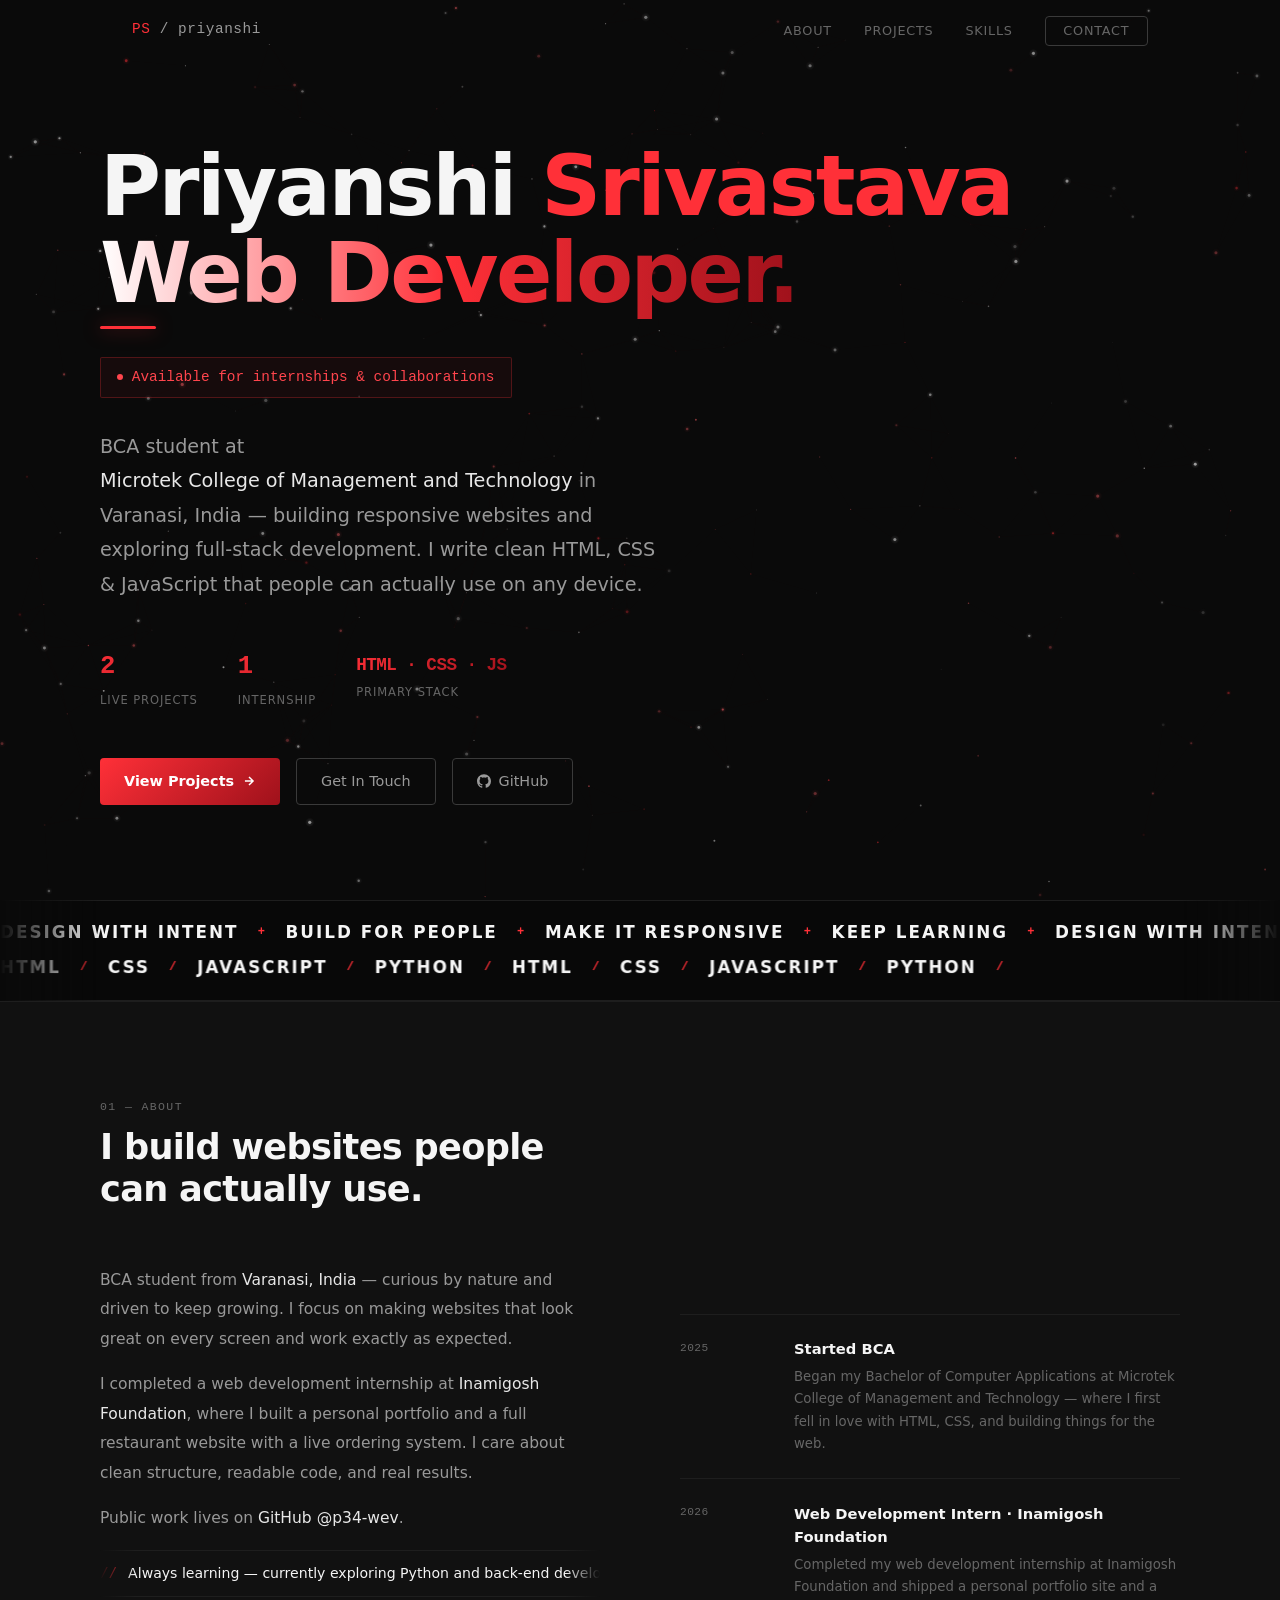
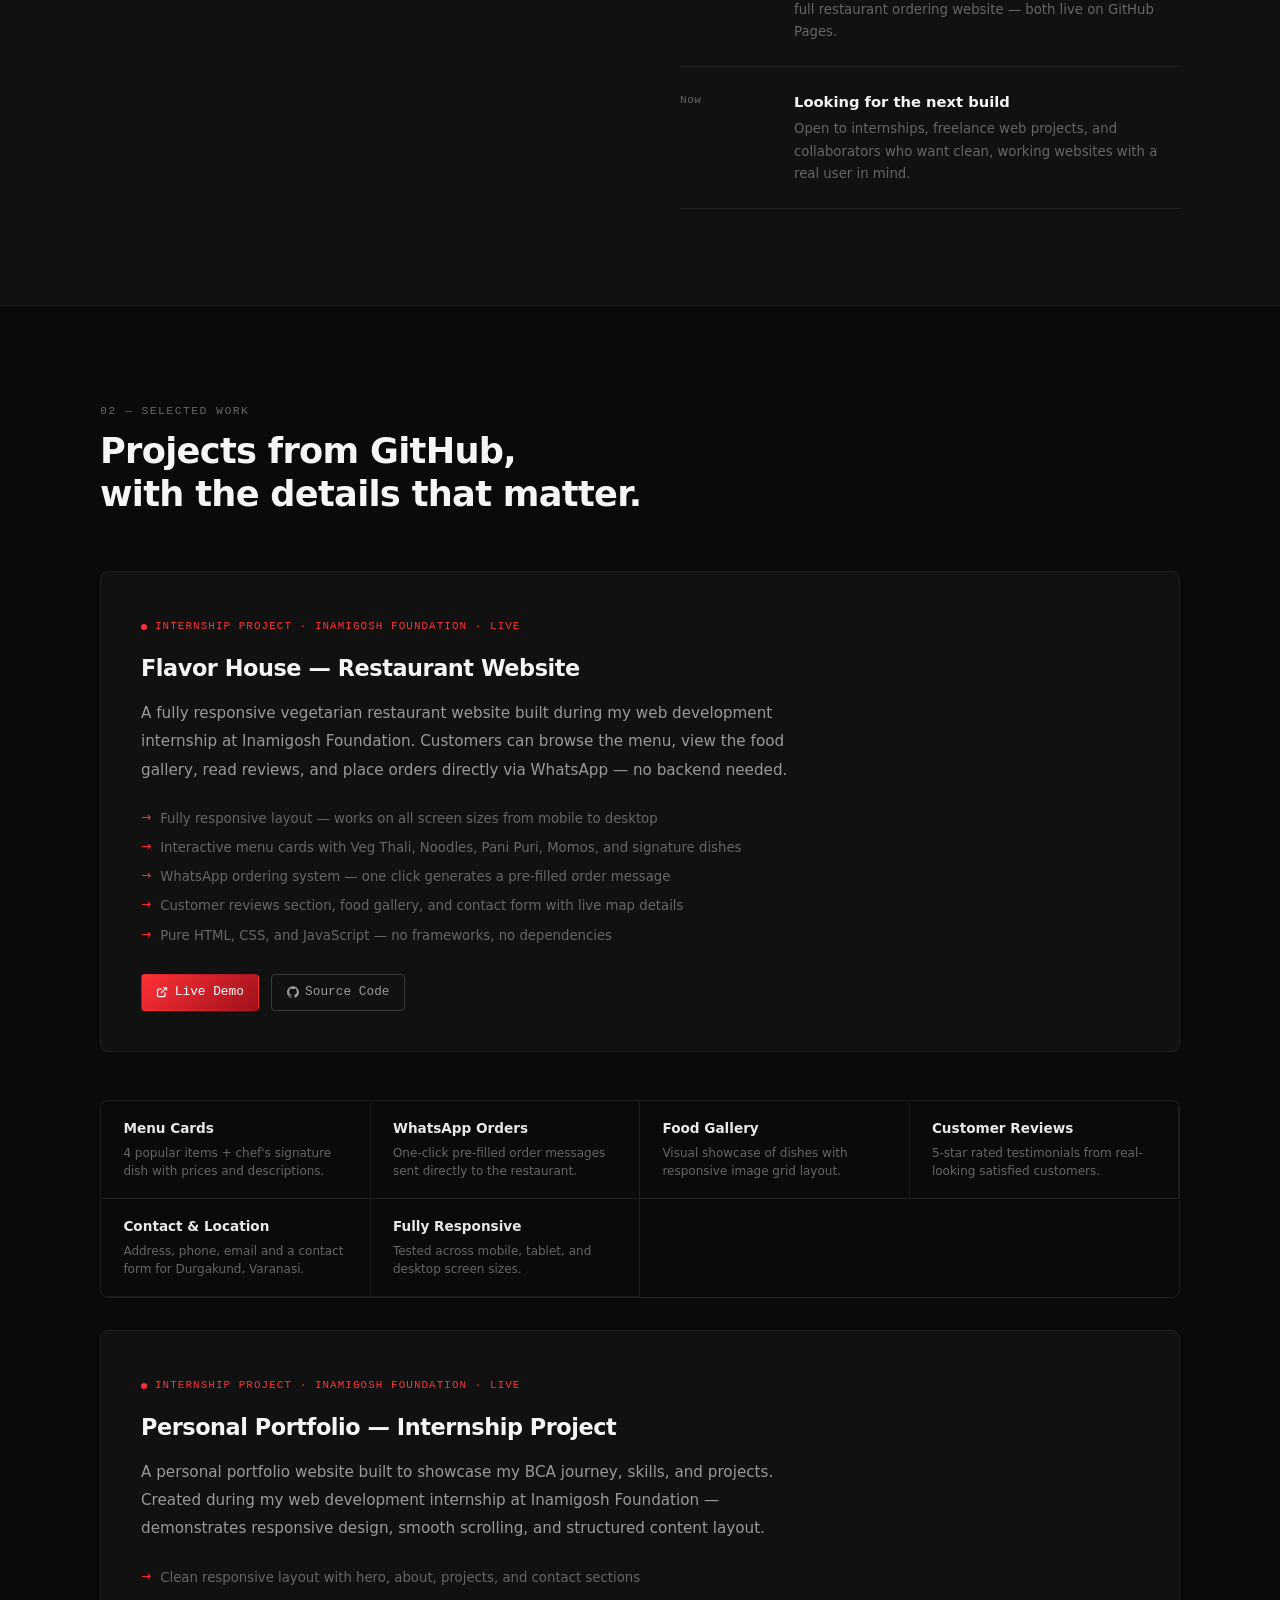
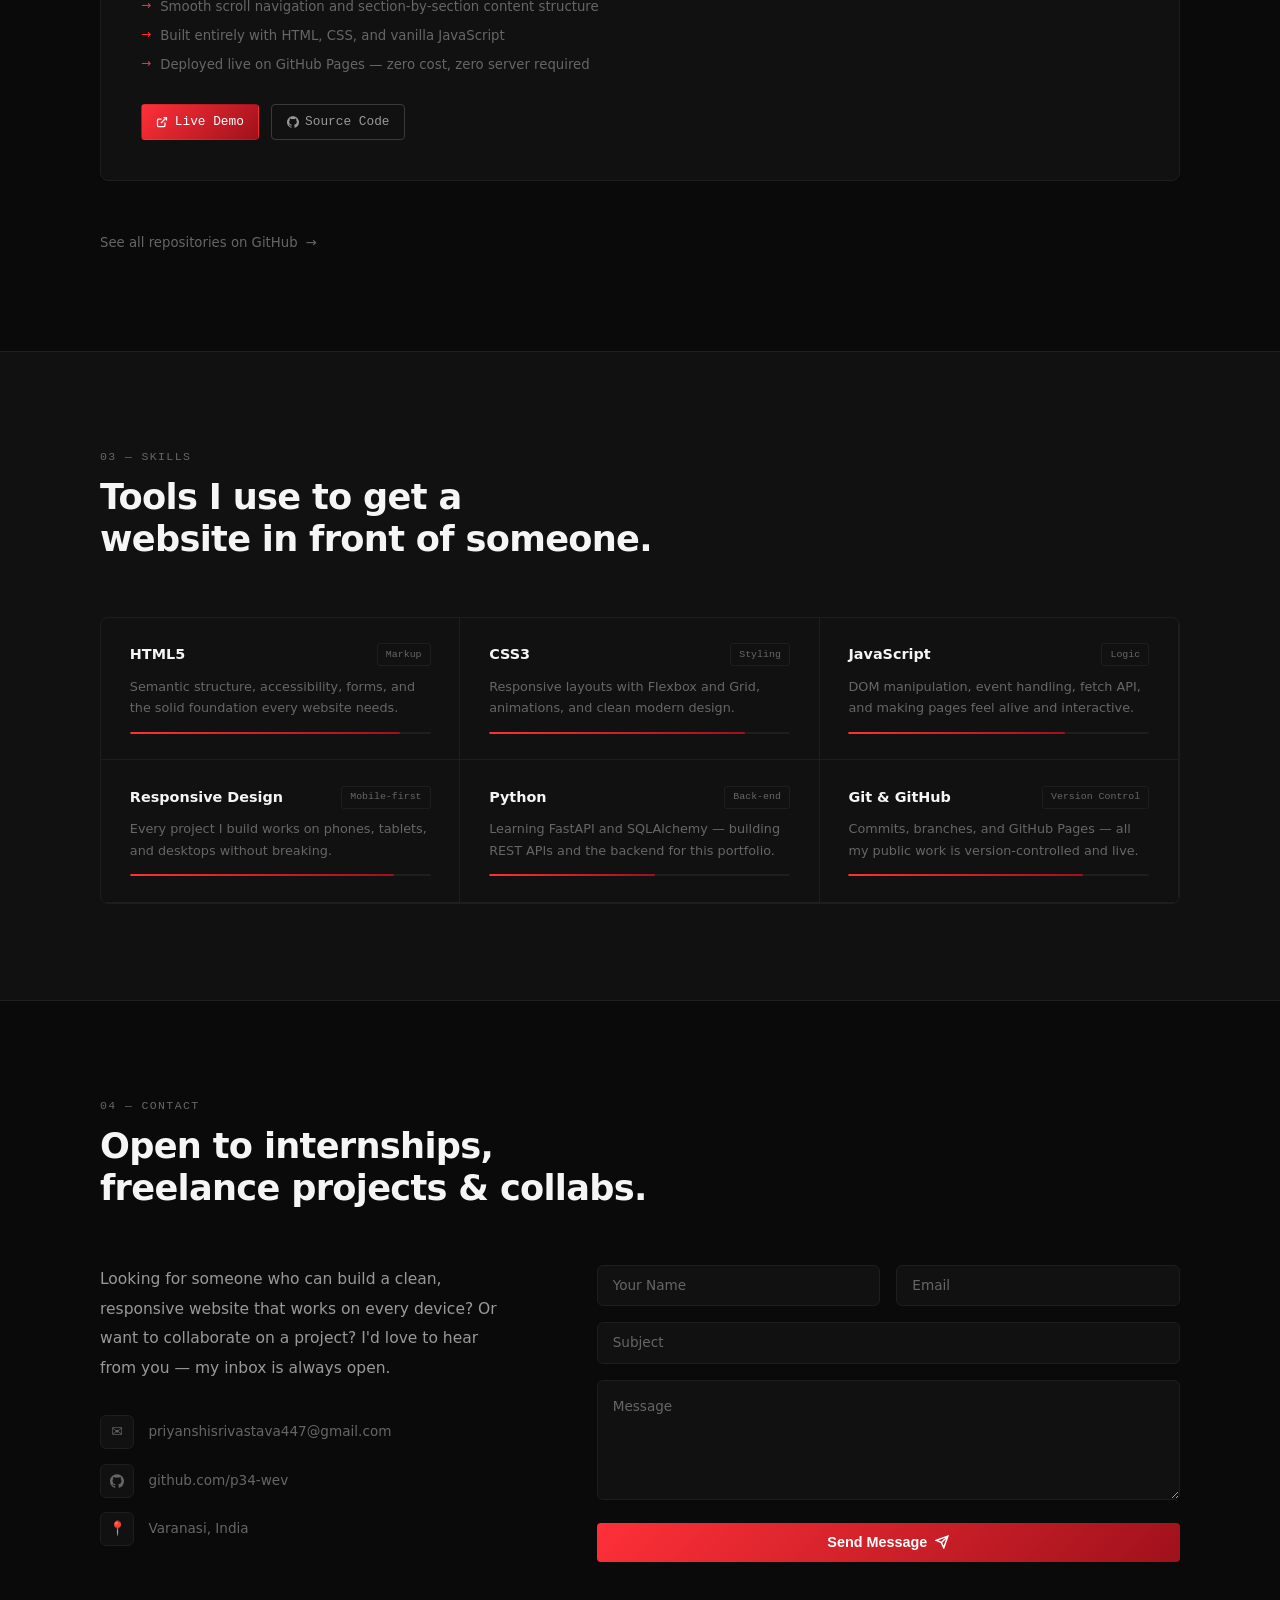
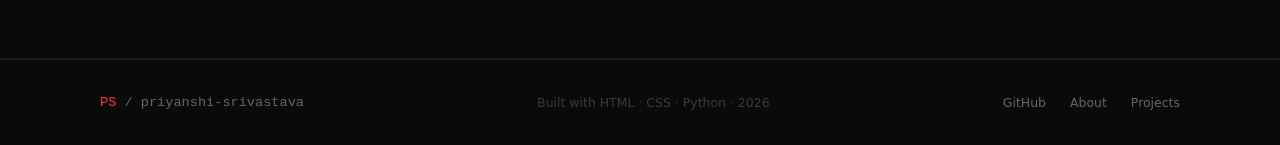
<file: index.html>
<!DOCTYPE html>
<html lang="en">

<head>
  <meta charset="UTF-8" />
  <meta name="viewport" content="width=device-width,initial-scale=1.0" />
  <title>Priyanshi Srivastava — Web Developer</title>
  <style>
    /* ─── TOKENS ─────────────────────────────────────────────── */
    :root {
      --bg: #0a0a0a;
      --bg2: #111111;
      --line: #1e1e1e;
      --dim: #3a3a3a;
      --muted: #666;
      --soft: #999;
      --text: #e8e8e8;
      --white: #f5f5f5;
      --accent: #ff3038;
      --accent2: #9f111b;
      --cyan: #ff6268;
      --green: #ff454d;
      --font: 'Inter', system-ui, -apple-system, sans-serif;
      --mono: 'JetBrains Mono', 'Fira Code', monospace;
      --ease: cubic-bezier(.25, .46, .45, .94);
    }

    /* ─── RESET ──────────────────────────────────────────────── */
    *,
    *::before,
    *::after {
      box-sizing: border-box;
      margin: 0;
      padding: 0
    }

    html {
      scroll-behavior: smooth;
      font-size: 16px
    }

    body {
      font-family: var(--font);
      background: var(--bg);
      color: var(--text);
      line-height: 1.6;
      overflow-x: hidden;
      -webkit-font-smoothing: antialiased;
    }

    a {
      color: inherit;
      text-decoration: none
    }

    ul,
    ol {
      list-style: none
    }

    img {
      max-width: 100%;
      display: block
    }

    ::selection {
      background: rgba(255, 48, 56, .28);
      color: var(--white)
    }

    ::-webkit-scrollbar {
      width: 3px
    }

    ::-webkit-scrollbar-track {
      background: var(--bg)
    }

    ::-webkit-scrollbar-thumb {
      background: var(--dim);
      border-radius: 3px
    }

    /* ─── CANVAS ─────────────────────────────────────────────── */
    #cv {
      position: fixed;
      inset: 0;
      z-index: 0;
      pointer-events: none;
      opacity: .7
    }

    /* ─── NAV ────────────────────────────────────────────────── */
    nav {
      position: fixed;
      top: 0;
      left: 0;
      right: 0;
      z-index: 100;
      border-bottom: 1px solid transparent;
      transition: border-color .4s, background .4s, backdrop-filter .4s;
    }

    nav.pinned {
      background: rgba(10, 10, 10, .9);
      backdrop-filter: blur(16px);
      border-color: var(--line);
    }

    .nav-wrap {
      max-width: 1080px;
      margin: 0 auto;
      padding: 0 2rem;
      height: 60px;
      display: flex;
      align-items: center;
      justify-content: space-between;
    }

    .logo {
      font-family: var(--mono);
      font-size: .9rem;
      font-weight: 500;
      color: var(--soft);
      letter-spacing: .04em;
    }

    .logo span {
      color: var(--accent)
    }

    .nav-links {
      display: flex;
      gap: 2rem;
      align-items: center
    }

    .nav-links a {
      font-size: .8rem;
      font-weight: 500;
      color: var(--muted);
      letter-spacing: .06em;
      text-transform: uppercase;
      transition: color .25s;
    }

    .nav-links a:hover {
      color: var(--text)
    }

    .nav-btn {
      font-size: .8rem;
      font-weight: 600;
      padding: .4rem 1.1rem;
      border-radius: 4px;
      border: 1px solid var(--dim);
      color: var(--text);
      transition: all .25s;
    }

    .nav-btn:hover {
      border-color: var(--accent);
      color: var(--accent)
    }

    .hamburger {
      display: none;
      flex-direction: column;
      gap: 4px;
      background: none;
      border: none;
      cursor: pointer;
      padding: 4px
    }

    .hamburger span {
      display: block;
      width: 20px;
      height: 1.5px;
      background: var(--muted);
      transition: .3s
    }

    .hamburger.open span:nth-child(1) {
      transform: rotate(45deg) translate(4px, 4px)
    }

    .hamburger.open span:nth-child(2) {
      opacity: 0
    }

    .hamburger.open span:nth-child(3) {
      transform: rotate(-45deg) translate(4px, -4px)
    }

    /* ─── HERO ───────────────────────────────────────────────── */
    .hero {
      min-height: 100vh;
      display: flex;
      align-items: center;
      position: relative;
      z-index: 1;
      padding: 8rem 2rem 5rem;
    }

    .hero-wrap {
      max-width: 1080px;
      margin: 0 auto;
      width: 100%;
      display: grid;
      grid-template-columns: 1fr;
      align-items: center;
      gap: 2rem;
    }

    .hero-copy {
      min-width: 0
    }

    .avail-pill {
      display: inline-flex;
      align-items: center;
      gap: .55rem;
      padding: .5rem 1rem;
      border-radius: 2px;
      border: 1px solid rgba(255, 48, 56, .25);
      background: rgba(255, 48, 56, .05);
      font-size: .9rem;
      font-family: var(--mono);
      color: var(--green);
      margin: .5rem 0 2rem;
      opacity: 0;
      animation: fadeUp .6s .55s var(--ease) forwards;
      transition: translate .25s var(--ease), background .25s, border-color .25s, box-shadow .25s;
    }

    .avail-pill:hover {
      translate: 0 -2px;
      border-color: var(--accent);
      background: rgba(255, 48, 56, .12);
      box-shadow: 0 0 20px rgba(255, 48, 56, .16);
    }

    .avail-pill:hover .avail-dot {
      box-shadow: 0 0 10px var(--green);
    }

    .avail-dot {
      width: 6px;
      height: 6px;
      border-radius: 50%;
      background: var(--green);
      animation: pulse 2s infinite;
    }

    @keyframes pulse {

      0%,
      100% {
        opacity: 1
      }

      50% {
        opacity: .3
      }
    }

    .hero-name {
      font-size: clamp(2.6rem, 7vw, 5.2rem);
      font-weight: 700;
      line-height: 1.05;
      letter-spacing: -.03em;
      color: var(--white);
      margin-bottom: 1.2rem;
      opacity: 0;
      animation: fadeUp .7s .35s var(--ease) forwards;
    }

    .hero-name .line2 {
      position: relative;
      display: block;
      width: max-content;
      max-width: 100%;
      color: var(--accent);
    }

    .hero-name .line2-text {
      background: linear-gradient(90deg, #fff, var(--accent), var(--accent2));
      -webkit-background-clip: text;
      -webkit-text-fill-color: transparent;
      background-clip: text;
    }

    .hero-name .line2::after {
      content: '';
      display: block;
      width: 3.5rem;
      height: 3px;
      margin-top: .55rem;
      border-radius: 2px;
      background: var(--accent);
      box-shadow: 0 0 18px rgba(255, 48, 56, .5);
    }

    .hero-name-track {
      display: inline-block;
    }

    .hero-name-moving {
      display: inline-block;
    }

    .hero-name-copy {
      white-space: nowrap;
      color: var(--white);
      font-size: clamp(2rem, 6.5vw, 5.2rem);
      font-weight: 800;
    }

    .hero-name-copy .name-surname {
      color: var(--accent);
    }

    .hero-sub {
      font-size: clamp(1rem, 2.5vw, 1.2rem);
      color: var(--soft);
      max-width: 560px;
      line-height: 1.8;
      margin-bottom: 2.8rem;
      opacity: 0;
      animation: fadeUp .7s .5s var(--ease) forwards;
    }

    .hero-sub strong {
      display: inline-block;
      color: var(--text);
      font-weight: 500;
      transition: color .25s, transform .25s var(--ease);
    }

    .hero-sub strong:hover {
      color: #ff777d;
      transform: translateY(-2px);
    }

    .meta-item {
      transition: transform .25s var(--ease)
    }

    .meta-item:hover {
      transform: translateY(-4px)
    }

    .hero-meta {
      display: flex;
      gap: 2.5rem;
      flex-wrap: wrap;
      margin-bottom: 3rem;
      opacity: 0;
      animation: fadeUp .7s .65s var(--ease) forwards;
    }

    .meta-item {
      display: flex;
      flex-direction: column;
      gap: .2rem
    }

    .meta-num {
      font-size: 1.6rem;
      font-weight: 700;
      color: var(--white);
      font-family: var(--mono);
      letter-spacing: -.03em;
      background: linear-gradient(135deg, var(--accent), var(--accent2));
      -webkit-background-clip: text;
      -webkit-text-fill-color: transparent;
      background-clip: text;
    }

    .meta-label {
      font-size: .72rem;
      color: var(--muted);
      text-transform: uppercase;
      letter-spacing: .08em
    }

    .hero-actions {
      display: flex;
      gap: 1rem;
      flex-wrap: wrap;
      opacity: 0;
      animation: fadeUp .7s .8s var(--ease) forwards;
    }

    .btn-primary {
      display: inline-flex;
      align-items: center;
      gap: .5rem;
      padding: .7rem 1.5rem;
      border-radius: 4px;
      background: linear-gradient(135deg, var(--accent), var(--accent2));
      color: #fff;
      font-weight: 600;
      font-size: .9rem;
      transition: opacity .25s, transform .25s;
    }

    .btn-primary:hover {
      opacity: .88;
      transform: translateY(-1px)
    }

    .btn-secondary {
      display: inline-flex;
      align-items: center;
      gap: .5rem;
      padding: .7rem 1.5rem;
      border-radius: 4px;
      border: 1px solid var(--dim);
      color: var(--soft);
      font-weight: 500;
      font-size: .9rem;
      transition: all .25s;
    }

    .btn-secondary:hover {
      border-color: var(--soft);
      color: var(--text)
    }

    /* ─── SCROLL MARQUEE ─────────────────────────────────────── */
    .marquee-band {
      position: relative;
      z-index: 1;
      overflow: hidden;
      padding: 1.15rem 0;
      border-top: 1px solid var(--line);
      border-bottom: 1px solid var(--line);
      background: #080808;
      mask-image: linear-gradient(90deg, transparent, #000 8%, #000 92%, transparent);
    }

    .marquee-lane {
      display: flex;
      overflow: hidden;
      white-space: nowrap;
    }

    .marquee-lane + .marquee-lane {
      margin-top: .5rem;
    }

    .marquee-track {
      display: flex;
      flex: 0 0 auto;
      align-items: center;
      gap: 1.2rem;
      min-width: max-content;
      animation: marquee 28s linear infinite;
      will-change: transform;
    }

    .marquee-lane:nth-child(2) .marquee-track {
      animation-duration: 36s;
      animation-direction: reverse;
    }

    .marquee-band.scrolling-up .marquee-track {
      animation-direction: reverse;
    }

    .marquee-band.scrolling-up .marquee-lane:nth-child(2) .marquee-track {
      animation-direction: normal;
    }

    .marquee-track span {
      color: var(--white);
      font-size: clamp(.85rem, 1.5vw, 1.05rem);
      font-weight: 700;
      letter-spacing: .12em;
      text-transform: uppercase;
    }

    .marquee-track .marquee-accent {
      color: var(--accent);
      font-family: var(--mono);
      font-size: .75rem;
    }

    @keyframes marquee {
      to { transform: translateX(-50%) }
    }

    @keyframes fadeUp {
      from {
        opacity: 0;
        transform: translateY(24px)
      }

      to {
        opacity: 1;
        transform: translateY(0)
      }
    }

    /* ─── SECTION BASE ───────────────────────────────────────── */
    section {
      position: relative;
      z-index: 1;
      padding: 6rem 2rem
    }

    .wrap {
      max-width: 1080px;
      margin: 0 auto
    }

    .sec-tag {
      font-family: var(--mono);
      font-size: .72rem;
      color: var(--muted);
      text-transform: uppercase;
      letter-spacing: .12em;
      display: block;
      margin-bottom: .6rem;
    }

    .sec-title {
      font-size: clamp(1.5rem, 4vw, 2.2rem);
      font-weight: 700;
      color: var(--white);
      letter-spacing: -.02em;
      margin-bottom: 3.5rem;
      line-height: 1.2;
    }

    /* ─── REVEAL ─────────────────────────────────────────────── */
    .rv {
      opacity: 0;
      transform: translateY(32px);
      transition: opacity .7s var(--ease), transform .7s var(--ease)
    }

    .rv.show {
      opacity: 1;
      transform: none
    }

    .rv-l {
      opacity: 0;
      transform: translateX(-32px);
      transition: opacity .7s var(--ease), transform .7s var(--ease)
    }

    .rv-l.show {
      opacity: 1;
      transform: none
    }

    .rv-r {
      opacity: 0;
      transform: translateX(32px);
      transition: opacity .7s var(--ease), transform .7s var(--ease)
    }

    .rv-r.show {
      opacity: 1;
      transform: none
    }

    .d1 {
      transition-delay: .1s
    }

    .d2 {
      transition-delay: .2s
    }

    .d3 {
      transition-delay: .3s
    }

    .d4 {
      transition-delay: .4s
    }

    /* ─── ABOUT ──────────────────────────────────────────────── */
    .about-section {
      background: var(--bg2);
      border-top: 1px solid var(--line);
      border-bottom: 1px solid var(--line)
    }

    .about-grid {
      display: grid;
      grid-template-columns: 1fr 1fr;
      gap: 5rem;
      align-items: start
    }

    .about-text {
      min-width: 0;
    }

    .about-text p {
      color: var(--soft);
      line-height: 1.9;
      margin-bottom: 1rem;
      font-size: .97rem
    }

    .about-text p strong {
      color: var(--text);
      font-weight: 500
    }

    .about-marquee {
      overflow: hidden;
      border-top: 1px solid var(--line);
      border-bottom: 1px solid var(--line);
      padding: .55rem 0;
      mask-image: linear-gradient(90deg, transparent, #000 7%, #000 93%, transparent);
    }

    .about-marquee-track {
      display: flex;
      width: max-content;
      animation: aboutMarquee 24s linear infinite;
      will-change: transform;
    }

    .about-marquee-track span {
      flex: 0 0 auto;
      padding-right: 2rem;
      color: var(--white);
      font-size: .88rem;
    }

    .about-marquee-track span::before {
      content: '//';
      margin-right: .7rem;
      color: var(--accent);
      font-family: var(--mono);
    }

    @keyframes aboutMarquee {
      to { transform: translateX(-50%) }
    }

    /* Timeline */
    .timeline {
      margin-top: 3rem;
      display: flex;
      flex-direction: column;
      gap: 0
    }

    .tl-item {
      display: grid;
      grid-template-columns: 90px 1fr;
      gap: 1.5rem;
      padding: 1.4rem 0;
      border-top: 1px solid var(--line);
      transition: background .2s;
    }

    .tl-item:last-child {
      border-bottom: 1px solid var(--line)
    }

    .tl-date {
      font-family: var(--mono);
      font-size: .7rem;
      color: var(--muted);
      padding-top: .15rem;
      letter-spacing: .04em
    }

    .tl-title {
      font-size: .92rem;
      font-weight: 600;
      color: var(--white);
      margin-bottom: .3rem
    }

    .tl-desc {
      font-size: .83rem;
      color: var(--muted);
      line-height: 1.7
    }

    /* ─── PROJECTS ───────────────────────────────────────────── */
    .proj-section {
      border-bottom: 1px solid var(--line)
    }

    .proj-featured {
      border: 1px solid var(--line);
      border-radius: 8px;
      padding: 2.5rem;
      margin-bottom: 3rem;
      background: var(--bg2);
      position: relative;
      overflow: hidden;
      transition: border-color .3s;
    }

    .proj-featured::before {
      content: '';
      position: absolute;
      top: 0;
      left: 0;
      right: 0;
      height: 1px;
      background: linear-gradient(90deg, var(--accent), var(--accent2));
      opacity: 0;
      transition: opacity .3s;
    }

    .proj-featured:hover {
      border-color: var(--dim)
    }

    .proj-featured:hover::before {
      opacity: 1
    }

    .proj-badge {
      display: inline-flex;
      align-items: center;
      gap: .5rem;
      font-family: var(--mono);
      font-size: .68rem;
      color: var(--accent);
      text-transform: uppercase;
      letter-spacing: .1em;
      margin-bottom: 1rem;
    }

    .proj-badge::before {
      content: '';
      width: 6px;
      height: 6px;
      border-radius: 50%;
      background: var(--accent)
    }

    .proj-title {
      font-size: 1.4rem;
      font-weight: 700;
      color: var(--white);
      margin-bottom: .75rem;
      letter-spacing: -.02em
    }

    .proj-desc {
      color: var(--soft);
      line-height: 1.85;
      font-size: .95rem;
      max-width: 680px;
      margin-bottom: 1.5rem
    }

    .proj-bullets {
      display: flex;
      flex-direction: column;
      gap: .5rem;
      margin-bottom: 1.75rem
    }

    .proj-bullets li {
      font-size: .83rem;
      color: var(--muted);
      padding-left: 1.2rem;
      position: relative;
    }

    .proj-bullets li::before {
      content: '→';
      position: absolute;
      left: 0;
      color: var(--accent);
      font-size: .75rem
    }

    .proj-links-row {
      display: flex;
      gap: .75rem;
      flex-wrap: wrap
    }

    .link-btn {
      display: inline-flex;
      align-items: center;
      gap: .4rem;
      font-size: .8rem;
      font-weight: 500;
      padding: .45rem .9rem;
      border-radius: 4px;
      border: 1px solid var(--dim);
      color: var(--soft);
      transition: all .25s;
      font-family: var(--mono);
    }

    .link-btn:hover {
      border-color: var(--accent);
      color: var(--accent)
    }

    .link-btn.primary {
      background: linear-gradient(135deg, var(--accent), var(--accent2));
      border-color: transparent;
      color: #fff;
    }

    .link-btn.primary:hover {
      opacity: .88
    }

    /* Module list */
    .module-grid {
      display: grid;
      grid-template-columns: repeat(auto-fill, minmax(240px, 1fr));
      gap: 0;
      border: 1px solid var(--line);
      border-radius: 8px;
      overflow: hidden;
      margin-bottom: 2rem
    }

    .module-item {
      padding: 1.1rem 1.4rem;
      border-bottom: 1px solid var(--line);
      border-right: 1px solid var(--line);
      transition: background .2s;
    }

    .module-item:hover {
      background: var(--bg2)
    }

    .mod-name {
      font-size: .85rem;
      font-weight: 600;
      color: var(--text);
      margin-bottom: .25rem
    }

    .mod-desc {
      font-size: .75rem;
      color: var(--muted);
      line-height: 1.5
    }

    .all-repos {
      display: inline-flex;
      align-items: center;
      gap: .5rem;
      font-size: .83rem;
      color: var(--muted);
      transition: color .25s;
    }

    .all-repos:hover {
      color: var(--text)
    }

    .all-repos::after {
      content: '→';
      transition: transform .25s
    }

    .all-repos:hover::after {
      transform: translateX(4px)
    }

    /* ─── SKILLS ─────────────────────────────────────────────── */
    .skills-section {
      background: var(--bg2);
      border-bottom: 1px solid var(--line)
    }

    .skills-grid {
      display: grid;
      grid-template-columns: repeat(auto-fill, minmax(300px, 1fr));
      gap: 0;
      border: 1px solid var(--line);
      border-radius: 8px;
      overflow: hidden
    }

    .skill-item {
      padding: 1.6rem 1.8rem;
      border-bottom: 1px solid var(--line);
      border-right: 1px solid var(--line);
      transition: background .25s, box-shadow .25s;
      display: flex;
      flex-direction: column;
      gap: .6rem;
    }

    .skill-item:hover {
      background: rgba(255, 48, 56, .045);
      box-shadow: inset 0 2px 0 var(--accent);
    }

    .skill-top {
      display: flex;
      align-items: center;
      justify-content: space-between
    }

    .skill-name {
      font-size: .9rem;
      font-weight: 600;
      color: var(--white);
      transition: color .25s;
    }

    .skill-item:hover .skill-name {
      color: #ff777d;
    }

    .skill-tag {
      font-family: var(--mono);
      font-size: .62rem;
      padding: .15rem .5rem;
      border-radius: 3px;
      border: 1px solid var(--line);
      color: var(--muted);
      transition: color .25s, border-color .25s, background .25s;
    }

    .skill-item:hover .skill-tag {
      color: var(--accent);
      border-color: rgba(255, 48, 56, .35);
      background: rgba(255, 48, 56, .06);
    }

    .skill-desc {
      font-size: .8rem;
      color: var(--muted);
      line-height: 1.65
    }

    .skill-bar-wrap {
      height: 2px;
      background: var(--line);
      border-radius: 2px;
      margin-top: .25rem;
      overflow: hidden
    }

    .skill-bar {
      height: 100%;
      border-radius: 2px;
      width: 0;
      background: linear-gradient(90deg, var(--accent), var(--accent2));
      transition: width 1.2s var(--ease), filter .25s, box-shadow .25s;
    }

    .skill-item:hover .skill-bar {
      filter: brightness(1.25);
      box-shadow: 0 0 10px rgba(255, 48, 56, .65);
    }

    /* ─── CONTACT ────────────────────────────────────────────── */
    .contact-section {
      border-bottom: 1px solid var(--line)
    }

    .contact-grid {
      display: grid;
      grid-template-columns: 1fr 1.4fr;
      gap: 5rem;
      align-items: start
    }

    .contact-desc {
      color: var(--soft);
      line-height: 1.9;
      font-size: .97rem;
      margin-bottom: 2rem
    }

    .contact-items {
      display: flex;
      flex-direction: column;
      gap: .9rem
    }

    .c-item {
      display: flex;
      align-items: center;
      gap: .9rem;
      font-size: .85rem;
      color: var(--muted);
      transition: color .25s;
    }

    .c-item a {
      color: var(--muted);
      transition: color .25s
    }

    .c-item:hover,
    .c-item a:hover {
      color: var(--text)
    }

    .c-icon {
      width: 34px;
      height: 34px;
      border-radius: 6px;
      background: var(--bg2);
      border: 1px solid var(--line);
      display: flex;
      align-items: center;
      justify-content: center;
      font-size: .85rem;
      flex-shrink: 0;
    }

    /* Form */
    .cform {
      display: flex;
      flex-direction: column;
      gap: 1rem
    }

    .ff {
      position: relative
    }

    .ff input,
    .ff textarea {
      width: 100%;
      background: var(--bg2);
      border: 1px solid var(--line);
      border-radius: 6px;
      padding: 1rem 1rem .45rem;
      color: var(--text);
      font-family: var(--font);
      font-size: .9rem;
      outline: none;
      transition: border-color .25s;
    }

    .ff textarea {
      resize: vertical;
      min-height: 120px
    }

    .ff label {
      position: absolute;
      top: 50%;
      left: 1rem;
      transform: translateY(-50%);
      color: var(--muted);
      font-size: .85rem;
      pointer-events: none;
      transition: all .2s;
    }

    .ff textarea~label {
      top: 1rem;
      transform: none
    }

    .ff input:focus,
    .ff textarea:focus {
      border-color: var(--dim)
    }

    .ff input:focus~label,
    .ff input:not(:placeholder-shown)~label,
    .ff textarea:focus~label,
    .ff textarea:not(:placeholder-shown)~label {
      top: .35rem;
      transform: none;
      font-size: .65rem;
      color: var(--accent);
    }

    .form-row {
      display: grid;
      grid-template-columns: 1fr 1fr;
      gap: 1rem
    }

    .fst {
      font-size: .83rem;
      padding: .6rem .9rem;
      border-radius: 6px;
      display: none;
      margin-top: .25rem;
    }

    .fst.ok {
      display: block;
      background: rgba(255, 48, 56, .08);
      color: var(--green);
      border: 1px solid rgba(255, 48, 56, .2)
    }

    .fst.err {
      display: block;
      background: rgba(239, 68, 68, .08);
      color: #ef4444;
      border: 1px solid rgba(239, 68, 68, .2)
    }

    /* ─── FOOTER ─────────────────────────────────────────────── */
    footer {
      position: relative;
      z-index: 1;
      padding: 2rem;
      border-top: 1px solid var(--line);
    }

    .foot-inner {
      max-width: 1080px;
      margin: 0 auto;
      display: flex;
      align-items: center;
      justify-content: space-between;
      flex-wrap: wrap;
      gap: 1rem;
    }

    .foot-logo {
      font-family: var(--mono);
      font-size: .85rem;
      color: var(--muted)
    }

    .foot-logo span {
      color: var(--accent)
    }

    .foot-txt {
      font-size: .78rem;
      color: var(--dim)
    }

    .foot-links {
      display: flex;
      gap: 1.5rem
    }

    .foot-links a {
      font-size: .78rem;
      color: var(--muted);
      transition: color .25s
    }

    .foot-links a:hover {
      color: var(--text)
    }

    /* ─── RESPONSIVE ─────────────────────────────────────────── */
    @media(max-width:820px) {
      .about-grid {
        grid-template-columns: 1fr
      }

      .contact-grid {
        grid-template-columns: 1fr;
        gap: 2.5rem
      }

      nav .nav-links {
        position: fixed;
        inset: 60px 0 0 0;
        background: rgba(10, 10, 10, .97);
        backdrop-filter: blur(16px);
        flex-direction: column;
        justify-content: center;
        align-items: center;
        gap: 2.5rem;
        font-size: 1.1rem;
        display: none;
      }

      nav .nav-links.open {
        display: flex
      }

      .hamburger {
        display: flex
      }
    }

    @media(max-width:540px) {
      .marquee-band {
        padding: .9rem 0;
      }

      .marquee-track {
        gap: .85rem;
      }

      .hero-meta {
        gap: 1.5rem
      }

      .form-row {
        grid-template-columns: 1fr
      }

      .module-grid {
        grid-template-columns: 1fr
      }

      .foot-inner {
        flex-direction: column;
        text-align: center
      }
    }

    @media(prefers-reduced-motion: reduce) {
      .marquee-track,
      .about-marquee-track,
      .hero-name-moving {
        animation: none;
        transform: none;
      }

      .about-marquee {
        overflow: visible;
        mask-image: none;
      }

      .about-marquee-track {
        display: block;
        width: auto;
      }

      .about-marquee-track span:first-child {
        white-space: normal;
        padding-right: 0;
      }

      .about-marquee-track span[aria-hidden="true"] {
        display: none;
      }

      .hero-sub strong,
      .meta-item {
        transition: none;
        transform: none
      }
    }
  </style>
</head>

<body>

  <!-- CANVAS STARS -->
  <canvas id="cv"></canvas>

  <!-- ── NAV ── -->
  <nav id="nav">
    <div class="nav-wrap">
      <a href="#home" class="logo"><span>PS</span> / priyanshi</a>
      <ul class="nav-links" id="nl">
        <li><a href="#about">About</a></li>
        <li><a href="#projects">Projects</a></li>
        <li><a href="#skills">Skills</a></li>
        <li><a href="#contact" class="nav-btn">Contact</a></li>
      </ul>
      <button class="hamburger" id="ham"><span></span><span></span><span></span></button>
    </div>
  </nav>

  <!-- ── HERO ── -->
  <section class="hero" id="home">
    <div class="hero-wrap">
      <div class="hero-copy">
      <h1 class="hero-name" id="hero-name" aria-label="Priyanshi Srivastava, Web Developer">
        <span class="hero-name-track" aria-hidden="true">
          <span class="hero-name-moving">
            <span class="hero-name-copy">Priyanshi <span class="name-surname">Srivastava</span></span>
          </span>
        </span>
        <span class="line2"><span class="line2-text">Web Developer.</span></span>
      </h1>

      <div class="avail-pill"><span class="avail-dot"></span>Available for internships &amp; collaborations</div>

      <p class="hero-sub">
        BCA student at <strong>Microtek College of Management and Technology</strong> in Varanasi, India — building
        responsive websites and exploring full‑stack development. I write clean HTML, CSS &amp; JavaScript that people
        can actually use on any device.
      </p>

      <div class="hero-meta">
        <div class="meta-item">
          <span class="meta-num" data-t="2">0</span>
          <span class="meta-label">Live Projects</span>
        </div>
        <div class="meta-item">
          <span class="meta-num" data-t="1">0</span>
          <span class="meta-label">Internship</span>
        </div>
        <div class="meta-item">
          <span class="meta-num" style="font-size:1.1rem;padding-top:.25rem">HTML · CSS · JS</span>
          <span class="meta-label">Primary Stack</span>
        </div>
      </div>

      <div class="hero-actions">
        <a href="#projects" class="btn-primary">
          View Projects
          <svg width="14" height="14" viewBox="0 0 24 24" fill="none" stroke="currentColor" stroke-width="2.5">
            <path d="M5 12h14M12 5l7 7-7 7" />
          </svg>
        </a>
        <a href="#contact" class="btn-secondary">Get In Touch</a>
        <a href="https://github.com/p34-wev" target="_blank" rel="noopener" class="btn-secondary">
          <svg width="14" height="14" viewBox="0 0 24 24" fill="currentColor">
            <path
              d="M12 .297c-6.63 0-12 5.373-12 12 0 5.303 3.438 9.8 8.205 11.385.6.113.82-.258.82-.577 0-.285-.01-1.04-.015-2.04-3.338.724-4.042-1.61-4.042-1.61C4.422 18.07 3.633 17.7 3.633 17.7c-1.087-.744.084-.729.084-.729 1.205.084 1.838 1.236 1.838 1.236 1.07 1.835 2.809 1.305 3.495.998.108-.776.417-1.305.76-1.605-2.665-.3-5.466-1.332-5.466-5.93 0-1.31.465-2.38 1.235-3.22-.135-.303-.54-1.523.105-3.176 0 0 1.005-.322 3.3 1.23.96-.267 1.98-.399 3-.405 1.02.006 2.04.138 3 .405 2.28-1.552 3.285-1.23 3.285-1.23.645 1.653.24 2.873.12 3.176.765.84 1.23 1.91 1.23 3.22 0 4.61-2.805 5.625-5.475 5.92.42.36.81 1.096.81 2.22 0 1.606-.015 2.896-.015 3.286 0 .315.21.69.825.57C20.565 22.092 24 17.592 24 12.297c0-6.627-5.373-12-12-12" />
          </svg>
          GitHub
        </a>
      </div>
      </div>

    </div>
  </section>

  <div class="marquee-band" id="marquee" role="region" aria-label="Design and development principles">
    <div class="marquee-lane" aria-hidden="true">
      <div class="marquee-track">
        <span>Design with intent</span><span class="marquee-accent">+</span><span>Build for people</span><span class="marquee-accent">+</span><span>Make it responsive</span><span class="marquee-accent">+</span><span>Keep learning</span><span class="marquee-accent">+</span>
        <span>Design with intent</span><span class="marquee-accent">+</span><span>Build for people</span><span class="marquee-accent">+</span><span>Make it responsive</span><span class="marquee-accent">+</span><span>Keep learning</span><span class="marquee-accent">+</span>
      </div>
    </div>
    <div class="marquee-lane" aria-hidden="true">
      <div class="marquee-track">
        <span>HTML</span><span class="marquee-accent">/</span><span>CSS</span><span class="marquee-accent">/</span><span>JavaScript</span><span class="marquee-accent">/</span><span>Python</span><span class="marquee-accent">/</span>
        <span>HTML</span><span class="marquee-accent">/</span><span>CSS</span><span class="marquee-accent">/</span><span>JavaScript</span><span class="marquee-accent">/</span><span>Python</span><span class="marquee-accent">/</span>
      </div>
    </div>
  </div>

  <!-- ── ABOUT ── -->
  <section class="about-section" id="about">
    <div class="wrap">
      <div class="rv">
        <span class="sec-tag">01 — About</span>
        <h2 class="sec-title">I build websites people<br />can actually use.</h2>
      </div>
      <div class="about-grid">
        <div class="about-text rv-l d1">
          <p>BCA student from <strong>Varanasi, India</strong> — curious by nature and driven to keep growing. I focus
            on making websites that look great on every screen and work exactly as expected.</p>
          <p>I completed a web development internship at <strong>Inamigosh Foundation</strong>, where I built a
            personal portfolio and a full restaurant website with a live ordering system. I care about clean structure,
            readable code, and real results.</p>
          <p>Public work lives on <strong>GitHub @p34-wev</strong>.</p>
          <p class="about-marquee">
            <span class="about-marquee-track">
              <span>Always learning — currently exploring Python and back‑end development to go full‑stack.</span>
              <span aria-hidden="true">Always learning — currently exploring Python and back‑end development to go full‑stack.</span>
            </span>
          </p>
        </div>

        <div class="rv-r d2">
          <div class="timeline">
            <div class="tl-item">
              <span class="tl-date">2025</span>
              <div>
                <div class="tl-title">Started BCA</div>
                <div class="tl-desc">Began my Bachelor of Computer Applications at Microtek College of Management and
                  Technology — where I first fell in love with HTML, CSS, and building things for the web.</div>
              </div>
            </div>
            <div class="tl-item">
              <span class="tl-date">2026</span>
              <div>
                <div class="tl-title">Web Development Intern · Inamigosh Foundation</div>
                <div class="tl-desc">Completed my web development internship at Inamigosh Foundation and shipped a
                  personal portfolio site and a full restaurant ordering website — both live on GitHub Pages.</div>
              </div>
            </div>
            <div class="tl-item">
              <span class="tl-date">Now</span>
              <div>
                <div class="tl-title">Looking for the next build</div>
                <div class="tl-desc">Open to internships, freelance web projects, and collaborators who want clean,
                  working websites with a real user in mind.</div>
              </div>
            </div>
          </div>
        </div>
      </div>
    </div>
  </section>

  <!-- ── PROJECTS ── -->
  <section class="proj-section" id="projects">
    <div class="wrap">
      <div class="rv">
        <span class="sec-tag">02 — Selected Work</span>
        <h2 class="sec-title">Projects from GitHub,<br />with the details that matter.</h2>
      </div>

      <!-- Featured Project 1 -->
      <div class="proj-featured rv d1">
        <div class="proj-badge">Internship Project · Inamigosh Foundation · Live</div>
        <h3 class="proj-title">Flavor House — Restaurant Website</h3>
        <p class="proj-desc">A fully responsive vegetarian restaurant website built during my web development
          internship at Inamigosh Foundation. Customers can browse the menu, view the food gallery, read reviews, and
          place orders directly via WhatsApp — no backend needed.</p>
        <ul class="proj-bullets">
          <li>Fully responsive layout — works on all screen sizes from mobile to desktop</li>
          <li>Interactive menu cards with Veg Thali, Noodles, Pani Puri, Momos, and signature dishes</li>
          <li>WhatsApp ordering system — one click generates a pre-filled order message</li>
          <li>Customer reviews section, food gallery, and contact form with live map details</li>
          <li>Pure HTML, CSS, and JavaScript — no frameworks, no dependencies</li>
        </ul>
        <div class="proj-links-row">
          <a href="https://p34-wev.github.io/silver-pixie-c33751/" target="_blank" rel="noopener"
            class="link-btn primary">
            <svg width="12" height="12" viewBox="0 0 24 24" fill="none" stroke="currentColor" stroke-width="2.5">
              <path d="M18 13v6a2 2 0 0 1-2 2H5a2 2 0 0 1-2-2V8a2 2 0 0 1 2-2h6" />
              <polyline points="15 3 21 3 21 9" />
              <line x1="10" y1="14" x2="21" y2="3" />
            </svg>
            Live Demo
          </a>
          <a href="https://github.com/p34-wev/silver-pixie-c33751" target="_blank" rel="noopener" class="link-btn">
            <svg width="12" height="12" viewBox="0 0 24 24" fill="currentColor">
              <path
                d="M12 .297c-6.63 0-12 5.373-12 12 0 5.303 3.438 9.8 8.205 11.385.6.113.82-.258.82-.577 0-.285-.01-1.04-.015-2.04-3.338.724-4.042-1.61-4.042-1.61C4.422 18.07 3.633 17.7 3.633 17.7c-1.087-.744.084-.729.084-.729 1.205.084 1.838 1.236 1.838 1.236 1.07 1.835 2.809 1.305 3.495.998.108-.776.417-1.305.76-1.605-2.665-.3-5.466-1.332-5.466-5.93 0-1.31.465-2.38 1.235-3.22-.135-.303-.54-1.523.105-3.176 0 0 1.005-.322 3.3 1.23.96-.267 1.98-.399 3-.405 1.02.006 2.04.138 3 .405 2.28-1.552 3.285-1.23 3.285-1.23.645 1.653.24 2.873.12 3.176.765.84 1.23 1.91 1.23 3.22 0 4.61-2.805 5.625-5.475 5.92.42.36.81 1.096.81 2.22 0 1.606-.015 2.896-.015 3.286 0 .315.21.69.825.57C20.565 22.092 24 17.592 24 12.297c0-6.627-5.373-12-12-12" />
            </svg>
            Source Code
          </a>
        </div>
      </div>

      <!-- What the site includes -->
      <div class="module-grid rv d2">
        <div class="module-item">
          <div class="mod-name">Menu Cards</div>
          <div class="mod-desc">4 popular items + chef's signature dish with prices and descriptions.</div>
        </div>
        <div class="module-item">
          <div class="mod-name">WhatsApp Orders</div>
          <div class="mod-desc">One-click pre-filled order messages sent directly to the restaurant.</div>
        </div>
        <div class="module-item">
          <div class="mod-name">Food Gallery</div>
          <div class="mod-desc">Visual showcase of dishes with responsive image grid layout.</div>
        </div>
        <div class="module-item">
          <div class="mod-name">Customer Reviews</div>
          <div class="mod-desc">5-star rated testimonials from real-looking satisfied customers.</div>
        </div>
        <div class="module-item">
          <div class="mod-name">Contact &amp; Location</div>
          <div class="mod-desc">Address, phone, email and a contact form for Durgakund, Varanasi.</div>
        </div>
        <div class="module-item">
          <div class="mod-name">Fully Responsive</div>
          <div class="mod-desc">Tested across mobile, tablet, and desktop screen sizes.</div>
        </div>
      </div>

      <!-- Featured Project 2 -->
      <div class="proj-featured rv d2" style="margin-top:2rem">
        <div class="proj-badge">Internship Project · Inamigosh Foundation · Live</div>
        <h3 class="proj-title">Personal Portfolio — Internship Project</h3>
        <p class="proj-desc">A personal portfolio website built to showcase my BCA journey, skills, and projects.
          Created during my web development internship at Inamigosh Foundation — demonstrates responsive design,
          smooth scrolling, and structured content layout.</p>
        <ul class="proj-bullets">
          <li>Clean responsive layout with hero, about, projects, and contact sections</li>
          <li>Smooth scroll navigation and section-by-section content structure</li>
          <li>Built entirely with HTML, CSS, and vanilla JavaScript</li>
          <li>Deployed live on GitHub Pages — zero cost, zero server required</li>
        </ul>
        <div class="proj-links-row">
          <a href="https://p34-wev.github.io/internship-task/" target="_blank" rel="noopener" class="link-btn primary">
            <svg width="12" height="12" viewBox="0 0 24 24" fill="none" stroke="currentColor" stroke-width="2.5">
              <path d="M18 13v6a2 2 0 0 1-2 2H5a2 2 0 0 1-2-2V8a2 2 0 0 1 2-2h6" />
              <polyline points="15 3 21 3 21 9" />
              <line x1="10" y1="14" x2="21" y2="3" />
            </svg>
            Live Demo
          </a>
          <a href="https://github.com/p34-wev/internship-task" target="_blank" rel="noopener" class="link-btn">
            <svg width="12" height="12" viewBox="0 0 24 24" fill="currentColor">
              <path
                d="M12 .297c-6.63 0-12 5.373-12 12 0 5.303 3.438 9.8 8.205 11.385.6.113.82-.258.82-.577 0-.285-.01-1.04-.015-2.04-3.338.724-4.042-1.61-4.042-1.61C4.422 18.07 3.633 17.7 3.633 17.7c-1.087-.744.084-.729.084-.729 1.205.084 1.838 1.236 1.838 1.236 1.07 1.835 2.809 1.305 3.495.998.108-.776.417-1.305.76-1.605-2.665-.3-5.466-1.332-5.466-5.93 0-1.31.465-2.38 1.235-3.22-.135-.303-.54-1.523.105-3.176 0 0 1.005-.322 3.3 1.23.96-.267 1.98-.399 3-.405 1.02.006 2.04.138 3 .405 2.28-1.552 3.285-1.23 3.285-1.23.645 1.653.24 2.873.12 3.176.765.84 1.23 1.91 1.23 3.22 0 4.61-2.805 5.625-5.475 5.92.42.36.81 1.096.81 2.22 0 1.606-.015 2.896-.015 3.286 0 .315.21.69.825.57C20.565 22.092 24 17.592 24 12.297c0-6.627-5.373-12-12-12" />
            </svg>
            Source Code
          </a>
        </div>
      </div>

      <div style="margin-top:2rem" class="rv d3">
        <a href="https://github.com/p34-wev" target="_blank" rel="noopener" class="all-repos">
          See all repositories on GitHub
        </a>
      </div>
    </div>
  </section>

  <!-- ── SKILLS ── -->
  <section class="skills-section" id="skills">
    <div class="wrap">
      <div class="rv">
        <span class="sec-tag">03 — Skills</span>
        <h2 class="sec-title">Tools I use to get a<br />website in front of someone.</h2>
      </div>
      <div class="skills-grid rv d1">
        <div class="skill-item">
          <div class="skill-top">
            <span class="skill-name">HTML5</span>
            <span class="skill-tag">Markup</span>
          </div>
          <div class="skill-desc">Semantic structure, accessibility, forms, and the solid foundation every website
            needs.</div>
          <div class="skill-bar-wrap">
            <div class="skill-bar" data-w="90"></div>
          </div>
        </div>
        <div class="skill-item">
          <div class="skill-top">
            <span class="skill-name">CSS3</span>
            <span class="skill-tag">Styling</span>
          </div>
          <div class="skill-desc">Responsive layouts with Flexbox and Grid, animations, and clean modern design.</div>
          <div class="skill-bar-wrap">
            <div class="skill-bar" data-w="85"></div>
          </div>
        </div>
        <div class="skill-item">
          <div class="skill-top">
            <span class="skill-name">JavaScript</span>
            <span class="skill-tag">Logic</span>
          </div>
          <div class="skill-desc">DOM manipulation, event handling, fetch API, and making pages feel alive and
            interactive.</div>
          <div class="skill-bar-wrap">
            <div class="skill-bar" data-w="72"></div>
          </div>
        </div>
        <div class="skill-item">
          <div class="skill-top">
            <span class="skill-name">Responsive Design</span>
            <span class="skill-tag">Mobile‑first</span>
          </div>
          <div class="skill-desc">Every project I build works on phones, tablets, and desktops without breaking.</div>
          <div class="skill-bar-wrap">
            <div class="skill-bar" data-w="88"></div>
          </div>
        </div>
        <div class="skill-item">
          <div class="skill-top">
            <span class="skill-name">Python</span>
            <span class="skill-tag">Back‑end</span>
          </div>
          <div class="skill-desc">Learning FastAPI and SQLAlchemy — building REST APIs and the backend for this
            portfolio.</div>
          <div class="skill-bar-wrap">
            <div class="skill-bar" data-w="55"></div>
          </div>
        </div>
        <div class="skill-item">
          <div class="skill-top">
            <span class="skill-name">Git &amp; GitHub</span>
            <span class="skill-tag">Version Control</span>
          </div>
          <div class="skill-desc">Commits, branches, and GitHub Pages — all my public work is version-controlled and
            live.</div>
          <div class="skill-bar-wrap">
            <div class="skill-bar" data-w="78"></div>
          </div>
        </div>
      </div>
    </div>
  </section>

  <!-- ── CONTACT ── -->
  <section class="contact-section" id="contact">
    <div class="wrap">
      <div class="rv">
        <span class="sec-tag">04 — Contact</span>
        <h2 class="sec-title">Open to internships,<br />freelance projects &amp; collabs.</h2>
      </div>
      <div class="contact-grid">
        <div class="rv-l d1">
          <p class="contact-desc">Looking for someone who can build a clean, responsive website that works on every
            device? Or want to collaborate on a project? I'd love to hear from you — my inbox is always open.</p>
          <div class="contact-items">
            <div class="c-item">
              <span class="c-icon">✉</span>
              <a href="mailto:priyanshisrivastava447@gmail.com">priyanshisrivastava447@gmail.com</a>
            </div>
            <div class="c-item">
              <span class="c-icon">
                <svg viewBox="0 0 24 24" fill="currentColor" width="14" height="14">
                  <path
                    d="M12 .297c-6.63 0-12 5.373-12 12 0 5.303 3.438 9.8 8.205 11.385.6.113.82-.258.82-.577 0-.285-.01-1.04-.015-2.04-3.338.724-4.042-1.61-4.042-1.61C4.422 18.07 3.633 17.7 3.633 17.7c-1.087-.744.084-.729.084-.729 1.205.084 1.838 1.236 1.838 1.236 1.07 1.835 2.809 1.305 3.495.998.108-.776.417-1.305.76-1.605-2.665-.3-5.466-1.332-5.466-5.93 0-1.31.465-2.38 1.235-3.22-.135-.303-.54-1.523.105-3.176 0 0 1.005-.322 3.3 1.23.96-.267 1.98-.399 3-.405 1.02.006 2.04.138 3 .405 2.28-1.552 3.285-1.23 3.285-1.23.645 1.653.24 2.873.12 3.176.765.84 1.23 1.91 1.23 3.22 0 4.61-2.805 5.625-5.475 5.92.42.36.81 1.096.81 2.22 0 1.606-.015 2.896-.015 3.286 0 .315.21.69.825.57C20.565 22.092 24 17.592 24 12.297c0-6.627-5.373-12-12-12" />
                </svg>
              </span>
              <a href="https://github.com/p34-wev" target="_blank" rel="noopener">github.com/p34-wev</a>
            </div>
            <div class="c-item">
              <span class="c-icon">📍</span>
              <span>Varanasi, India</span>
            </div>
          </div>
        </div>
        <form class="cform rv-r d2" id="cform" novalidate>
          <div class="form-row">
            <div class="ff"><input type="text" id="fn" placeholder=" " required maxlength="100" /><label for="fn">Your
                Name</label></div>
            <div class="ff"><input type="email" id="fe" placeholder=" " required maxlength="150" /><label
                for="fe">Email</label></div>
          </div>
          <div class="ff"><input type="text" id="fs" placeholder=" " required maxlength="200" /><label
              for="fs">Subject</label></div>
          <div class="ff"><textarea id="fm" rows="5" placeholder=" " required maxlength="5000"></textarea><label
              for="fm">Message</label></div>
          <button type="submit" class="btn-primary" id="sbtn"
            style="border:none;cursor:pointer;justify-content:center;width:100%">
            <span>Send Message</span>
            <svg width="14" height="14" viewBox="0 0 24 24" fill="none" stroke="currentColor" stroke-width="2.5">
              <path d="M22 2L11 13M22 2l-7 20-4-9-9-4 20-7z" />
            </svg>
          </button>
          <div class="fst" id="fst"></div>
        </form>
      </div>
    </div>
  </section>

  <!-- ── FOOTER ── -->
  <footer>
    <div class="foot-inner">
      <span class="foot-logo"><span>PS</span> / priyanshi-srivastava</span>
      <span class="foot-txt">Built with HTML · CSS · Python · 2026</span>
      <div class="foot-links">
        <a href="https://github.com/p34-wev" target="_blank" rel="noopener">GitHub</a>
        <a href="#about">About</a>
        <a href="#projects">Projects</a>
      </div>
    </div>
  </footer>

  <script>
    /* ── STARS ── */
    const cv = document.getElementById('cv');
    const ctx = cv.getContext('2d');
    let W, H, stars = [], mx = innerWidth / 2, my = innerHeight / 2;
    function resize() { W = cv.width = innerWidth; H = cv.height = innerHeight }
    function mk() { return { x: Math.random() * W, y: Math.random() * H, r: Math.random() * 1.4 + .25, vx: (Math.random() - .5) * .15, vy: (Math.random() - .5) * .15, a: Math.random() * .6 + .15, ts: Math.random() * .02 + .004, td: Math.random() > .5 ? 1 : -1, c: Math.random() > .85 ? '255,48,56' : Math.random() > .7 ? '255,98,104' : '255,255,255' } }
    function build() { stars = Array.from({ length: Math.floor(W * H / 4500) }, mk) }
    function frame() {
      ctx.clearRect(0, 0, W, H);
      for (let i = 0; i < stars.length; i++) {
        for (let j = i + 1; j < stars.length; j++) {
          const dx = stars[i].x - stars[j].x, dy = stars[i].y - stars[j].y, d = Math.hypot(dx, dy);
          if (d < 110) { ctx.beginPath(); ctx.moveTo(stars[i].x, stars[i].y); ctx.lineTo(stars[j].x, stars[j].y); ctx.strokeStyle = `rgba(255,48,56,${.06 * (1 - d / 110)})`; ctx.lineWidth = .5; ctx.stroke() }
        }
      }
      stars.forEach(s => {
        s.a += s.ts * s.td; if (s.a > .9 || s.a < .08) s.td *= -1;
        s.x += s.vx; s.y += s.vy;
        if (s.x < 0) s.x = W; if (s.x > W) s.x = 0; if (s.y < 0) s.y = H; if (s.y > H) s.y = 0;
        const px = s.x + (mx / W - .5) * s.r * 8, py = s.y + (my / H - .5) * s.r * 8;
        ctx.beginPath(); ctx.arc(px, py, s.r, 0, Math.PI * 2); ctx.fillStyle = `rgba(${s.c},${s.a})`; ctx.fill();
        if (s.r > 1) { const g = ctx.createRadialGradient(px, py, 0, px, py, s.r * 3); g.addColorStop(0, `rgba(${s.c},${s.a * .3})`); g.addColorStop(1, `rgba(${s.c},0)`); ctx.beginPath(); ctx.arc(px, py, s.r * 3, 0, Math.PI * 2); ctx.fillStyle = g; ctx.fill() }
      });
      requestAnimationFrame(frame);
    }
    addEventListener('resize', () => { resize(); build() });
    addEventListener('mousemove', e => { mx = e.clientX; my = e.clientY });
    resize(); build(); frame();

    /* ── NAV ── */
    const nav = document.getElementById('nav');
    const nl = document.getElementById('nl');
    const ham = document.getElementById('ham');
    const marquee = document.getElementById('marquee');
    let previousScrollY = scrollY;
    addEventListener('scroll', () => {
      nav.classList.toggle('pinned', scrollY > 30);
      const scrollingUp = scrollY < previousScrollY;
      marquee.classList.toggle('scrolling-up', scrollingUp);
      previousScrollY = scrollY;
    }, { passive: true });
    ham.addEventListener('click', () => { ham.classList.toggle('open'); nl.classList.toggle('open') });
    nl.querySelectorAll('a').forEach(a => a.addEventListener('click', () => { ham.classList.remove('open'); nl.classList.remove('open') }));

    /* ── REVEAL ── */
    const ro = new IntersectionObserver(e => { e.forEach(x => { if (x.isIntersecting) { x.target.classList.add('show'); ro.unobserve(x.target) } }) }, { threshold: .1 });
    document.querySelectorAll('.rv,.rv-l,.rv-r').forEach(el => ro.observe(el));

    /* ── SKILL BARS ── */
    const bo = new IntersectionObserver(e => {
      e.forEach(x => {
        if (x.isIntersecting) { x.target.style.width = x.target.dataset.w + '%'; bo.unobserve(x.target) }
      });
    }, { threshold: .5 });
    document.querySelectorAll('.skill-bar').forEach(b => bo.observe(b));

    /* ── COUNTERS ── */
    const co = new IntersectionObserver(e => {
      e.forEach(x => {
        if (x.isIntersecting) {
          const t = +x.target.dataset.t; if (!t) return;
          let s = null;
          (function step(ts) { if (!s) s = ts; const p = Math.min((ts - s) / 1200, 1); x.target.textContent = Math.floor(p * t); if (p < 1) requestAnimationFrame(step); else x.target.textContent = t })(performance.now());
          co.unobserve(x.target);
        }
      });
    }, { threshold: .6 });
    document.querySelectorAll('.meta-num[data-t]').forEach(el => co.observe(el));

    /* ── FORM ── */
    document.getElementById('cform').addEventListener('submit', async e => {
      e.preventDefault();
      const btn = document.getElementById('sbtn'), st = document.getElementById('fst');
      btn.disabled = true; btn.querySelector('span').textContent = 'Sending…'; st.className = 'fst';
      const body = { name: document.getElementById('fn').value.trim(), email: document.getElementById('fe').value.trim(), subject: document.getElementById('fs').value.trim(), message: document.getElementById('fm').value.trim() };
      try {
        const r = await fetch('http://localhost:8000/api/contact', { method: 'POST', headers: { 'Content-Type': 'application/json' }, body: JSON.stringify(body) });
        const d = await r.json();
        if (r.ok && d.success) { st.className = 'fst ok'; st.textContent = '✓ Message sent! I\'ll get back to you soon.'; e.target.reset() }
        else throw new Error(d.message || 'Error');
      } catch (err) {
        st.className = 'fst err';
        st.textContent = err.message === 'Failed to fetch' ? 'Backend offline — email me directly at priyanshisrivastava447@gmail.com' : err.message;
      } finally { btn.disabled = false; btn.querySelector('span').textContent = 'Send Message' }
    });
  </script>
</body>

</html>
</file>
